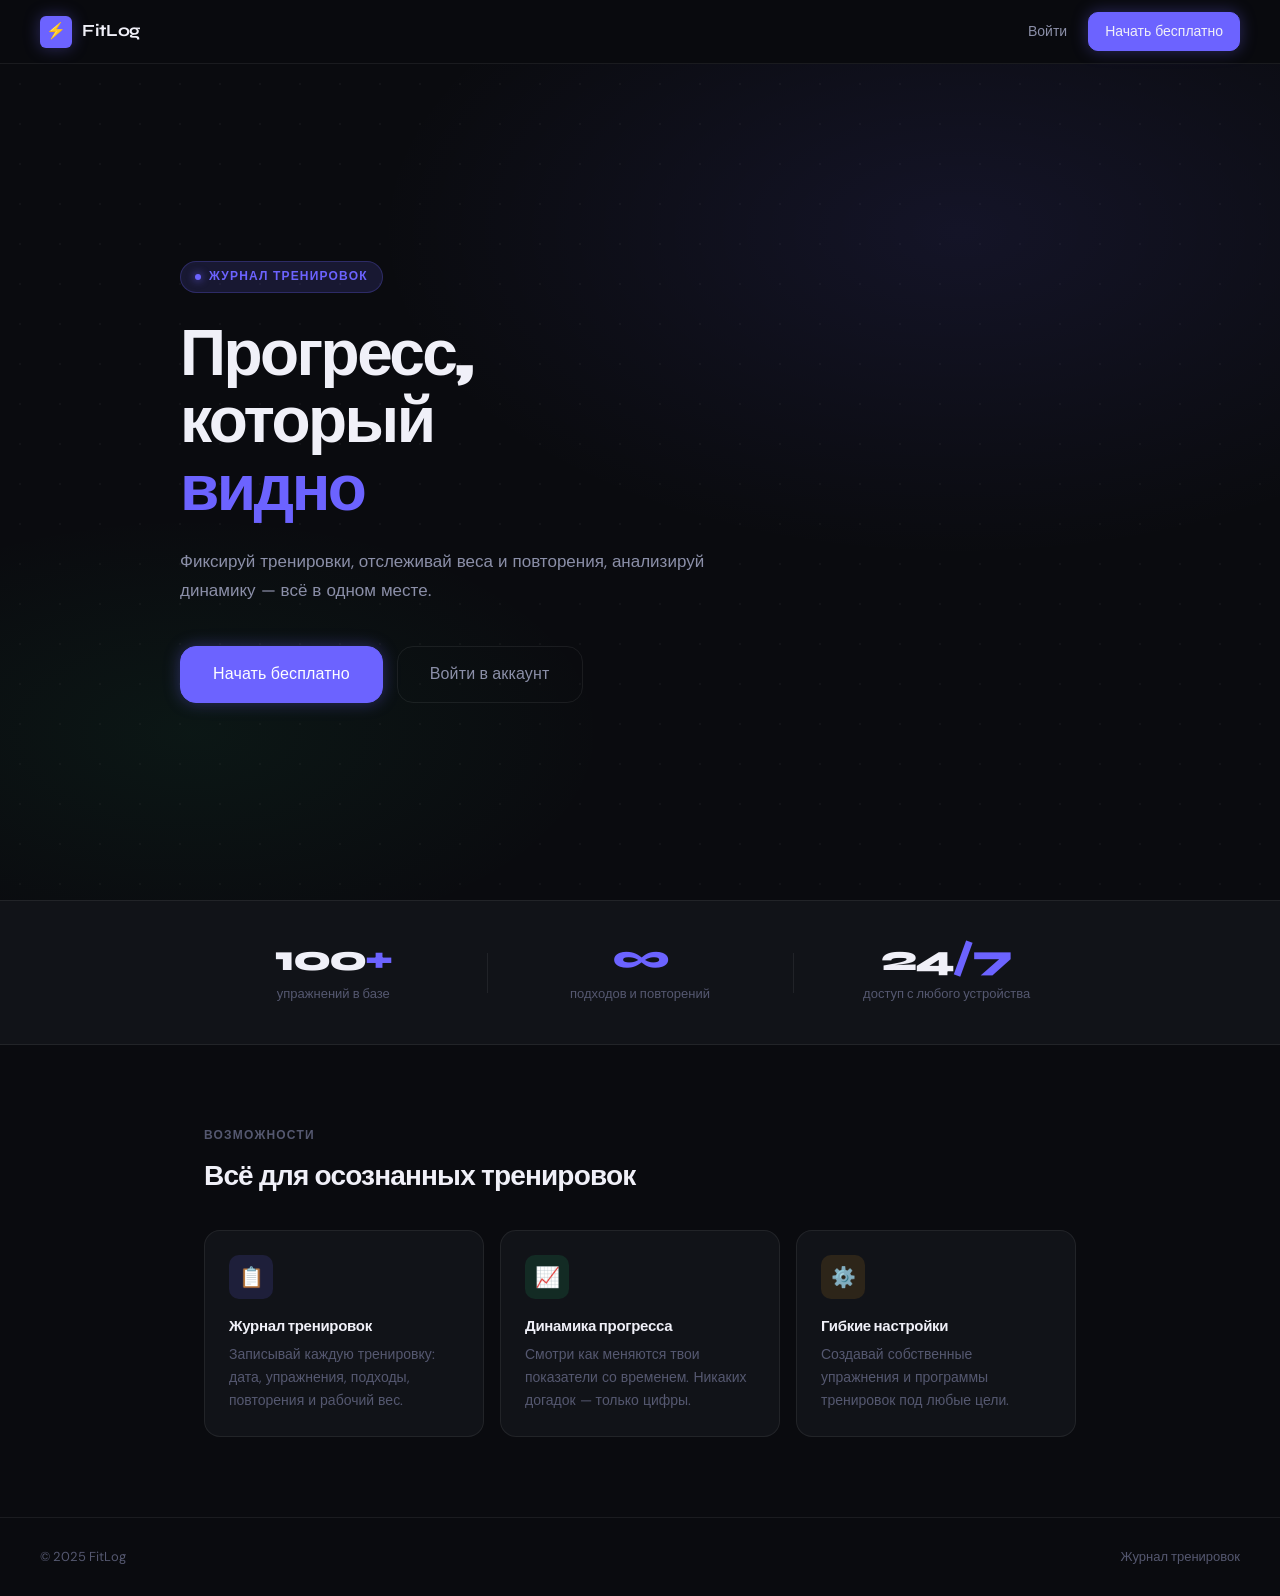
<file: static/index.html>
<!DOCTYPE html>
<html lang="ru">
<head>
<meta charset="UTF-8">
<meta name="viewport" content="width=device-width, initial-scale=1.0">
<title>FitLog — Журнал тренировок</title>
<link rel="stylesheet" href="/static/css/style.css">
<style>
  /* ── HERO ── */
  .hero {
    min-height: calc(100vh - 64px);
    display: flex;
    align-items: center;
    padding: 80px 24px;
    background:
      radial-gradient(ellipse 70% 60% at 75% 20%, rgba(108,99,255,0.1) 0%, transparent 65%),
      radial-gradient(ellipse 50% 40% at 15% 80%, rgba(34,212,122,0.06) 0%, transparent 65%);
    position: relative;
    overflow: hidden;
  }

  .hero::before {
    content: '';
    position: absolute;
    inset: 0;
    background-image:
      radial-gradient(circle, rgba(255,255,255,0.03) 1px, transparent 1px);
    background-size: 40px 40px;
    pointer-events: none;
  }

  .hero-inner {
    max-width: 920px;
    margin: 0 auto;
    width: 100%;
    position: relative;
    z-index: 1;
  }

  .hero-eyebrow {
    display: inline-flex;
    align-items: center;
    gap: 8px;
    font-size: 12px;
    font-weight: 600;
    letter-spacing: 0.1em;
    text-transform: uppercase;
    color: var(--accent);
    background: var(--accent-dim);
    border: 1px solid rgba(108,99,255,0.25);
    border-radius: 100px;
    padding: 5px 14px;
    margin-bottom: 28px;
  }

  .hero-eyebrow::before {
    content: '';
    width: 6px;
    height: 6px;
    background: var(--accent);
    border-radius: 50%;
    box-shadow: 0 0 8px var(--accent);
  }

  .hero h1 {
    font-size: clamp(36px, 7vw, 64px);
    font-weight: 800;
    letter-spacing: -0.04em;
    line-height: 1.05;
    margin-bottom: 24px;
  }

  .hero h1 .highlight {
    color: var(--accent);
    position: relative;
    display: inline-block;
  }

  .hero p {
    font-size: 17px;
    color: var(--text-secondary);
    max-width: 560px;
    line-height: 1.75;
    margin-bottom: 40px;
  }

  .hero-actions {
    display: flex;
    gap: 14px;
    flex-wrap: wrap;
    align-items: center;
  }

  /* ── FEATURES ── */
  .features {
    padding: 80px 24px;
    max-width: 920px;
    margin: 0 auto;
  }

  .section-label {
    font-size: 12px;
    font-weight: 600;
    letter-spacing: 0.1em;
    text-transform: uppercase;
    color: var(--text-muted);
    margin-bottom: 14px;
  }

  .features-grid {
    display: grid;
    grid-template-columns: repeat(auto-fit, minmax(260px, 1fr));
    gap: 16px;
    margin-top: 36px;
  }

  .feature-card {
    background: var(--bg-surface);
    border: 1px solid var(--border);
    border-radius: var(--radius-lg);
    padding: 24px;
    transition: border-color 0.2s, transform 0.2s, box-shadow 0.2s;
  }

  .feature-card:hover {
    border-color: var(--border-hover);
    transform: translateY(-3px);
    box-shadow: 0 12px 32px rgba(0,0,0,0.35);
  }

  .feature-icon {
    width: 44px;
    height: 44px;
    border-radius: var(--radius-md);
    display: flex;
    align-items: center;
    justify-content: center;
    font-size: 20px;
    margin-bottom: 18px;
  }

  .icon-purple { background: var(--accent-dim); }
  .icon-green  { background: var(--green-dim); }
  .icon-amber  { background: var(--amber-dim); }

  .feature-card h3 {
    font-size: 15px;
    font-weight: 600;
    margin-bottom: 8px;
    letter-spacing: -0.02em;
  }

  .feature-card p {
    font-size: 14px;
    color: var(--text-muted);
    line-height: 1.65;
  }

  /* ── STATS STRIP ── */
  .stats-strip {
    border-top: 1px solid var(--border);
    border-bottom: 1px solid var(--border);
    background: var(--bg-surface);
    padding: 40px 24px;
  }

  .stats-inner {
    max-width: 920px;
    margin: 0 auto;
    display: grid;
    grid-template-columns: repeat(3, 1fr);
    gap: 0;
  }

  .stats-inner .stat-item {
    text-align: center;
    padding: 0 32px;
    position: relative;
  }

  .stats-inner .stat-item + .stat-item::before {
    content: '';
    position: absolute;
    left: 0;
    top: 50%;
    transform: translateY(-50%);
    height: 40px;
    width: 1px;
    background: var(--border);
  }

  .stats-inner .stat-num {
    font-family: var(--font-display);
    font-size: 36px;
    font-weight: 800;
    letter-spacing: -0.05em;
    color: var(--text-primary);
    line-height: 1;
    margin-bottom: 6px;
  }

  .stats-inner .stat-num span {
    color: var(--accent);
  }

  .stats-inner .stat-desc {
    font-size: 13px;
    color: var(--text-muted);
  }

  /* ── FOOTER ── */
  .footer {
    border-top: 1px solid var(--border);
    padding: 28px 40px;
    display: flex;
    align-items: center;
    justify-content: space-between;
    font-size: 13px;
    color: var(--text-muted);
  }

  .footer a { color: var(--text-muted); text-decoration: none; }
  .footer a:hover { color: var(--text-secondary); }

  @media (max-width: 600px) {
    .stats-inner { grid-template-columns: 1fr; gap: 28px; }
    .stats-inner .stat-item + .stat-item::before { display: none; }
    .footer { flex-direction: column; gap: 8px; text-align: center; }
  }
</style>
</head>
<body>

<header class="header">
  <a href="/" class="header-logo">
    <div class="logo-icon">⚡</div>
    FitLog
  </a>
  <nav>
    <a href="/login">Войти</a>
    <a href="/register" class="btn-nav">Начать бесплатно</a>
  </nav>
</header>

<main>

  <!-- HERO -->
  <section class="hero">
    <div class="hero-inner">
      <div class="hero-eyebrow">Журнал тренировок</div>
      <h1>
        Прогресс,<br>
        который<br>
        <span class="highlight">видно</span>
      </h1>
      <p>
        Фиксируй тренировки, отслеживай веса и повторения,
        анализируй динамику — всё в одном месте.
      </p>
      <div class="hero-actions">
        <a class="btn btn-lg" href="/register">Начать бесплатно</a>
        <a class="btn btn-lg btn-secondary" href="/login">Войти в аккаунт</a>
      </div>
    </div>
  </section>

  <!-- STATS -->
  <div class="stats-strip">
    <div class="stats-inner">
      <div class="stat-item">
        <div class="stat-num">100<span>+</span></div>
        <div class="stat-desc">упражнений в базе</div>
      </div>
      <div class="stat-item">
        <div class="stat-num"><span>∞</span></div>
        <div class="stat-desc">подходов и повторений</div>
      </div>
      <div class="stat-item">
        <div class="stat-num">24<span>/7</span></div>
        <div class="stat-desc">доступ с любого устройства</div>
      </div>
    </div>
  </div>

  <!-- FEATURES -->
  <section class="features">
    <p class="section-label">Возможности</p>
    <h2>Всё для осознанных тренировок</h2>
    <div class="features-grid">

      <div class="feature-card">
        <div class="feature-icon icon-purple">📋</div>
        <h3>Журнал тренировок</h3>
        <p>Записывай каждую тренировку: дата, упражнения, подходы, повторения и рабочий вес.</p>
      </div>

      <div class="feature-card">
        <div class="feature-icon icon-green">📈</div>
        <h3>Динамика прогресса</h3>
        <p>Смотри как меняются твои показатели со временем. Никаких догадок — только цифры.</p>
      </div>

      <div class="feature-card">
        <div class="feature-icon icon-amber">⚙️</div>
        <h3>Гибкие настройки</h3>
        <p>Создавай собственные упражнения и программы тренировок под любые цели.</p>
      </div>

    </div>
  </section>

</main>

<footer class="footer">
  <span>© 2025 FitLog</span>
  <span>Журнал тренировок</span>
</footer>

</body>
</html>
</file>
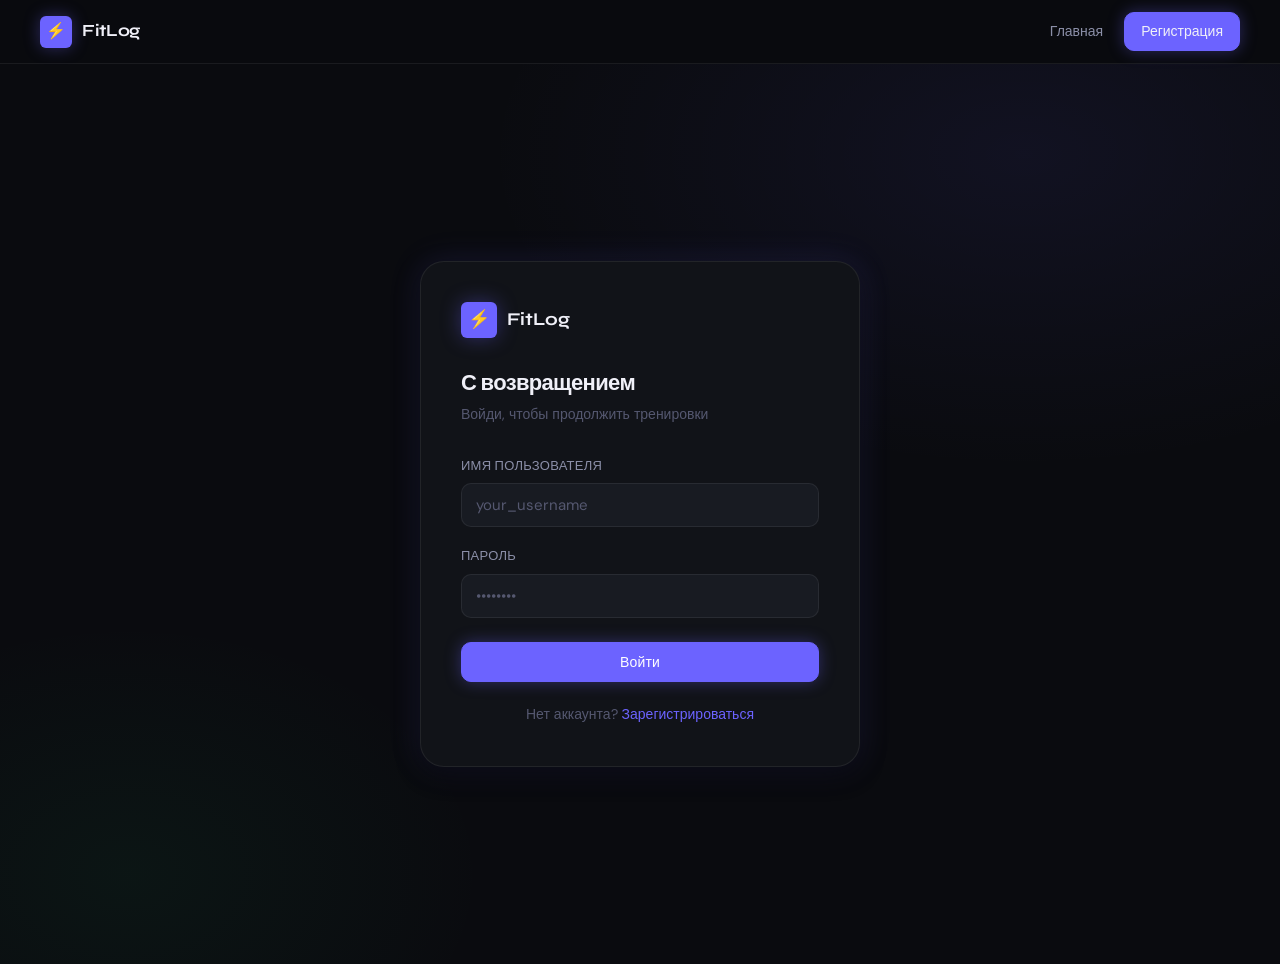
<file: static/login.html>
<!DOCTYPE html>
<html lang="ru">
<head>
<meta charset="UTF-8">
<meta name="viewport" content="width=device-width, initial-scale=1.0">
<title>Вход — FitLog</title>
<link rel="stylesheet" href="/static/css/style.css">
</head>
<body>

<header class="header">
  <a href="/" class="header-logo">
    <div class="logo-icon">⚡</div>
    FitLog
  </a>
  <nav>
    <a href="/">Главная</a>
    <a href="/register" class="btn-nav">Регистрация</a>
  </nav>
</header>

<div class="auth-wrapper">
  <div class="auth-box">

    <div class="auth-logo">
      <div class="logo-icon">⚡</div>
      FitLog
    </div>

    <h2>С возвращением</h2>
    <p class="subtitle">Войди, чтобы продолжить тренировки</p>

    <div id="message"></div>

    <form id="loginForm" class="form">
      <div class="form-group">
        <label class="form-label" for="username">Имя пользователя</label>
        <input type="text" id="username" name="username" placeholder="your_username" required autocomplete="username">
      </div>
      <div class="form-group">
        <label class="form-label" for="password">Пароль</label>
        <input type="password" id="password" name="password" placeholder="••••••••" required autocomplete="current-password">
      </div>
      <button type="submit" class="btn btn-full" style="margin-top: 6px;">Войти</button>
    </form>

    <p class="auth-footer">
      Нет аккаунта? <a href="/register">Зарегистрироваться</a>
    </p>

  </div>
</div>

<script src="/static/js/auth.js"></script>
</body>
</html>
</file>
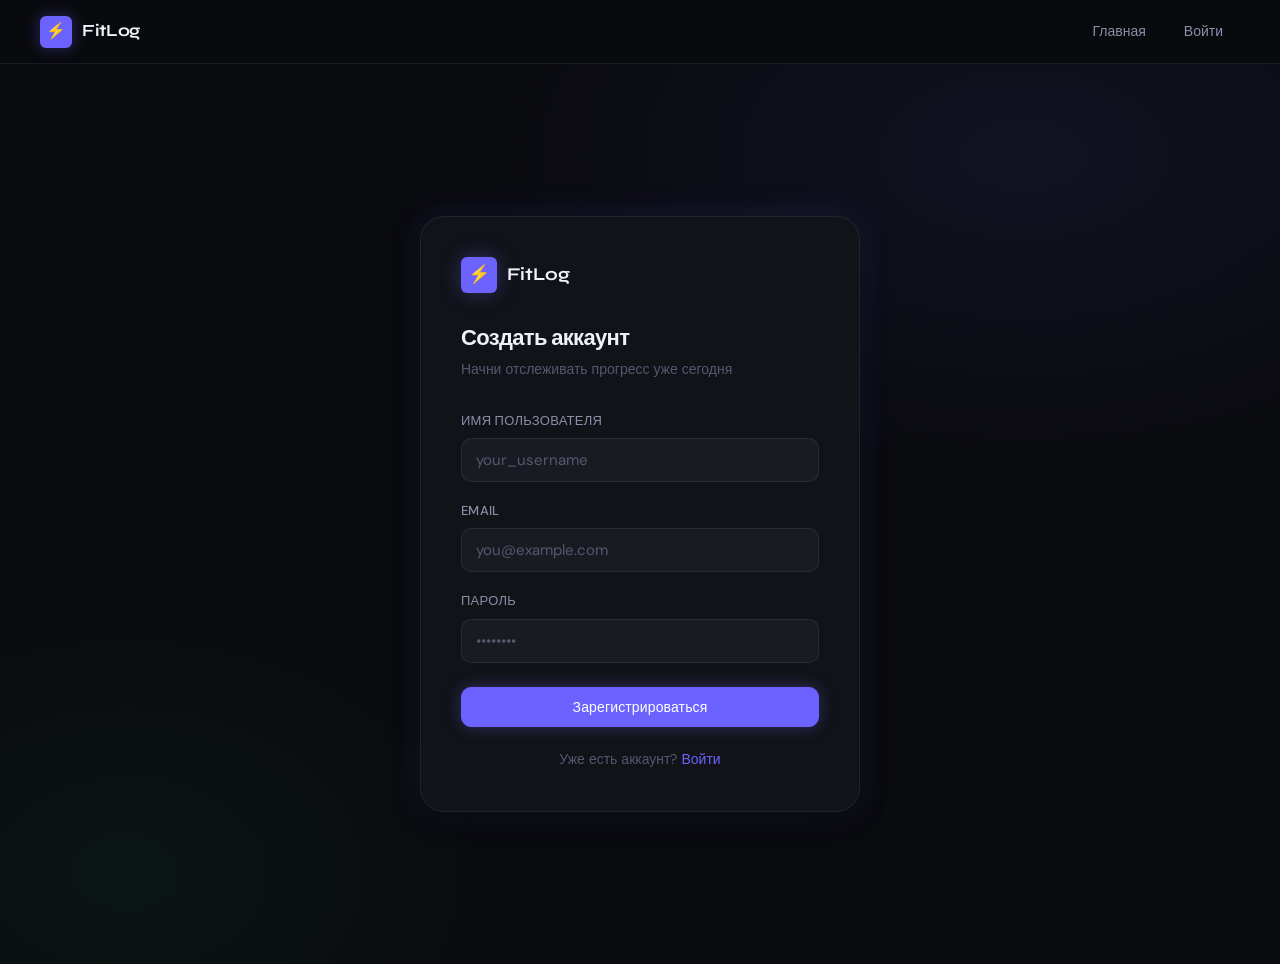
<file: static/register.html>
<!DOCTYPE html>
<html lang="ru">
<head>
<meta charset="UTF-8">
<meta name="viewport" content="width=device-width, initial-scale=1.0">
<title>Регистрация — FitLog</title>
<link rel="stylesheet" href="/static/css/style.css">
</head>
<body>

<header class="header">
  <a href="/" class="header-logo">
    <div class="logo-icon">⚡</div>
    FitLog
  </a>
  <nav>
    <a href="/">Главная</a>
    <a href="/login">Войти</a>
  </nav>
</header>

<div class="auth-wrapper">
  <div class="auth-box">

    <div class="auth-logo">
      <div class="logo-icon">⚡</div>
      FitLog
    </div>

    <h2>Создать аккаунт</h2>
    <p class="subtitle">Начни отслеживать прогресс уже сегодня</p>

    <div id="message"></div>

    <form id="registerForm" class="form">
      <div class="form-group">
        <label class="form-label" for="username">Имя пользователя</label>
        <input type="text" id="username" name="username" placeholder="your_username" required autocomplete="username">
      </div>
      <div class="form-group">
        <label class="form-label" for="email">Email</label>
        <input type="email" id="email" name="email" placeholder="you@example.com" required autocomplete="email">
      </div>
      <div class="form-group">
        <label class="form-label" for="password">Пароль</label>
        <input type="password" id="password" name="password" placeholder="••••••••" required autocomplete="new-password">
      </div>
      <button type="submit" class="btn btn-full" style="margin-top: 6px;">Зарегистрироваться</button>
    </form>

    <p class="auth-footer">
      Уже есть аккаунт? <a href="/login">Войти</a>
    </p>

  </div>
</div>

<script src="/static/js/auth.js"></script>
</body>
</html>
</file>
<file: static/css/style.css>
@import url('https://fonts.googleapis.com/css2?family=Syne:wght@400;600;700;800&family=DM+Sans:ital,opsz,wght@0,9..40,300;0,9..40,400;0,9..40,500;1,9..40,300&display=swap');

*, *::before, *::after {
  box-sizing: border-box;
  margin: 0;
  padding: 0;
}

:root {
  --bg-base:       #0a0b0f;
  --bg-surface:    #111318;
  --bg-raised:     #181b22;
  --bg-overlay:    #1f2330;
  --border:        rgba(255,255,255,0.07);
  --border-hover:  rgba(255,255,255,0.14);
  --accent:        #6c63ff;
  --accent-dim:    rgba(108,99,255,0.15);
  --accent-glow:   rgba(108,99,255,0.35);
  --green:         #22d47a;
  --green-dim:     rgba(34,212,122,0.12);
  --red:           #ff5c5c;
  --red-dim:       rgba(255,92,92,0.12);
  --amber:         #f5a623;
  --amber-dim:     rgba(245,166,35,0.12);
  --text-primary:  #f0f0f8;
  --text-secondary:#8b8fa8;
  --text-muted:    #555870;
  --radius-sm:     6px;
  --radius-md:     10px;
  --radius-lg:     16px;
  --radius-xl:     24px;
  --font-display:  'Syne', sans-serif;
  --font-body:     'DM Sans', sans-serif;
  --shadow-sm:     0 2px 8px rgba(0,0,0,0.3);
  --shadow-md:     0 8px 24px rgba(0,0,0,0.4);
  --shadow-glow:   0 0 32px rgba(108,99,255,0.15);
  --transition:    0.2s cubic-bezier(0.4,0,0.2,1);
}

html { scroll-behavior: smooth; }

body {
  font-family: var(--font-body);
  background: var(--bg-base);
  color: var(--text-primary);
  font-size: 15px;
  line-height: 1.65;
  min-height: 100vh;
}


/* ── HEADER ─────────────────────────────────────── */
.header {
  position: sticky;
  top: 0;
  z-index: 100;
  display: flex;
  justify-content: space-between;
  align-items: center;
  padding: 0 40px;
  height: 64px;
  background: rgba(10,11,15,0.85);
  backdrop-filter: blur(16px);
  -webkit-backdrop-filter: blur(16px);
  border-bottom: 1px solid var(--border);
}

.header-logo {
  display: flex;
  align-items: center;
  gap: 10px;
  font-family: var(--font-display);
  font-weight: 700;
  font-size: 17px;
  letter-spacing: -0.02em;
  color: var(--text-primary);
  text-decoration: none;
}

.header-logo .logo-icon {
  width: 32px;
  height: 32px;
  background: var(--accent);
  border-radius: var(--radius-sm);
  display: flex;
  align-items: center;
  justify-content: center;
  font-size: 16px;
  box-shadow: 0 0 16px var(--accent-glow);
}

.header nav {
  display: flex;
  align-items: center;
  gap: 4px;
}

.header nav a {
  color: var(--text-secondary);
  text-decoration: none;
  font-size: 14px;
  font-weight: 400;
  padding: 7px 16px;
  border-radius: var(--radius-md);
  border: 1px solid transparent;
  transition: color var(--transition), background var(--transition), border-color var(--transition);
}

.header nav a:hover {
  color: var(--text-primary);
  background: var(--bg-raised);
  border-color: var(--border);
}

.header nav a.btn-nav {
  color: var(--text-primary);
  background: var(--accent);
  border-color: var(--accent);
  font-weight: 500;
  box-shadow: 0 0 16px var(--accent-glow);
}

.header nav a.btn-nav:hover {
  background: #7c74ff;
  border-color: #7c74ff;
  box-shadow: 0 0 24px var(--accent-glow);
}


/* ── CONTAINER ───────────────────────────────────── */
.container {
  max-width: 920px;
  margin: 48px auto;
  padding: 0 24px;
}

.container.narrow {
  max-width: 520px;
}


/* ── TYPOGRAPHY ──────────────────────────────────── */
h1, h2, h3, h4 {
  font-family: var(--font-display);
  font-weight: 700;
  letter-spacing: -0.03em;
  line-height: 1.2;
  color: var(--text-primary);
}

h1 { font-size: clamp(28px, 5vw, 46px); }
h2 { font-size: clamp(22px, 3vw, 28px); }
h3 { font-size: 18px; }
h4 { font-size: 15px; font-weight: 600; }

p { color: var(--text-secondary); line-height: 1.75; }


/* ── PAGE TITLE BLOCK ────────────────────────────── */
.page-title {
  margin-bottom: 36px;
}

.page-title h1 {
  margin-bottom: 8px;
}

.page-title p {
  font-size: 16px;
  color: var(--text-secondary);
}


/* ── CARDS ───────────────────────────────────────── */
.card {
  background: var(--bg-surface);
  border: 1px solid var(--border);
  border-radius: var(--radius-lg);
  padding: 24px;
  transition: border-color var(--transition), box-shadow var(--transition);
}

.card:hover {
  border-color: var(--border-hover);
  box-shadow: var(--shadow-md);
}

.card + .card {
  margin-top: 16px;
}

.card-header {
  display: flex;
  align-items: center;
  justify-content: space-between;
  margin-bottom: 16px;
}

.card-title {
  font-family: var(--font-display);
  font-weight: 600;
  font-size: 16px;
  letter-spacing: -0.02em;
}


/* ── FORMS ───────────────────────────────────────── */
.form {
  display: flex;
  flex-direction: column;
  gap: 18px;
}

.form-group {
  display: flex;
  flex-direction: column;
  gap: 7px;
}

.form-label {
  font-size: 13px;
  font-weight: 500;
  color: var(--text-secondary);
  letter-spacing: 0.02em;
  text-transform: uppercase;
}

input, textarea, select {
  font-family: var(--font-body);
  font-size: 15px;
  color: var(--text-primary);
  background: var(--bg-raised);
  border: 1px solid var(--border);
  border-radius: var(--radius-md);
  padding: 11px 14px;
  width: 100%;
  outline: none;
  transition: border-color var(--transition), box-shadow var(--transition), background var(--transition);
  appearance: none;
  -webkit-appearance: none;
}

input:hover, textarea:hover, select:hover {
  border-color: var(--border-hover);
  background: var(--bg-overlay);
}

input:focus, textarea:focus, select:focus {
  border-color: var(--accent);
  box-shadow: 0 0 0 3px var(--accent-dim);
  background: var(--bg-overlay);
}

input::placeholder, textarea::placeholder {
  color: var(--text-muted);
}

textarea {
  resize: vertical;
  min-height: 100px;
}

select option {
  background: var(--bg-raised);
  color: var(--text-primary);
}

/* number inputs - hide arrows */
input[type="number"]::-webkit-outer-spin-button,
input[type="number"]::-webkit-inner-spin-button {
  -webkit-appearance: none;
}
input[type="number"] { -moz-appearance: textfield; }


/* ── BUTTONS ─────────────────────────────────────── */
button, .btn {
  font-family: var(--font-body);
  font-size: 14px;
  font-weight: 500;
  padding: 10px 22px;
  border-radius: var(--radius-md);
  border: 1px solid transparent;
  cursor: pointer;
  text-decoration: none;
  display: inline-flex;
  align-items: center;
  justify-content: center;
  gap: 8px;
  transition: all var(--transition);
  white-space: nowrap;
  letter-spacing: 0.01em;
}

/* Primary */
button, .btn, .btn-primary {
  background: var(--accent);
  color: #fff;
  border-color: var(--accent);
  box-shadow: 0 0 16px var(--accent-glow);
}

button:hover, .btn:hover, .btn-primary:hover {
  background: #7c74ff;
  border-color: #7c74ff;
  box-shadow: 0 0 28px var(--accent-glow);
  transform: translateY(-1px);
}

button:active, .btn:active {
  transform: translateY(0);
  box-shadow: none;
}

/* Secondary */
.btn-secondary {
  background: transparent;
  color: var(--text-secondary);
  border-color: var(--border);
  box-shadow: none;
}

.btn-secondary:hover {
  background: var(--bg-raised);
  color: var(--text-primary);
  border-color: var(--border-hover);
  box-shadow: none;
  transform: translateY(-1px);
}

/* Danger */
.btn-danger {
  background: var(--red-dim);
  color: var(--red);
  border-color: rgba(255,92,92,0.25);
  box-shadow: none;
}

.btn-danger:hover {
  background: var(--red);
  color: #fff;
  border-color: var(--red);
  box-shadow: 0 0 16px rgba(255,92,92,0.3);
}

/* Success */
.btn-success {
  background: var(--green-dim);
  color: var(--green);
  border-color: rgba(34,212,122,0.25);
  box-shadow: none;
}

.btn-success:hover {
  background: var(--green);
  color: #0a0b0f;
  border-color: var(--green);
  box-shadow: 0 0 16px rgba(34,212,122,0.3);
}

/* Full-width */
.btn-full { width: 100%; }

/* Sizes */
.btn-sm { font-size: 13px; padding: 7px 14px; }
.btn-lg { font-size: 16px; padding: 14px 32px; border-radius: var(--radius-lg); }


/* ── ACTIONS ROW ─────────────────────────────────── */
.actions {
  display: flex;
  align-items: center;
  gap: 12px;
  flex-wrap: wrap;
  margin-top: 24px;
}


/* ── ALERTS ──────────────────────────────────────── */
.error, .alert-error {
  display: flex;
  align-items: center;
  gap: 10px;
  background: var(--red-dim);
  color: var(--red);
  border: 1px solid rgba(255,92,92,0.2);
  border-radius: var(--radius-md);
  padding: 12px 16px;
  font-size: 14px;
  font-weight: 500;
}

.success, .alert-success {
  display: flex;
  align-items: center;
  gap: 10px;
  background: var(--green-dim);
  color: var(--green);
  border: 1px solid rgba(34,212,122,0.2);
  border-radius: var(--radius-md);
  padding: 12px 16px;
  font-size: 14px;
  font-weight: 500;
}

.alert-info {
  display: flex;
  align-items: center;
  gap: 10px;
  background: var(--accent-dim);
  color: var(--accent);
  border: 1px solid rgba(108,99,255,0.2);
  border-radius: var(--radius-md);
  padding: 12px 16px;
  font-size: 14px;
  font-weight: 500;
}


/* ── BADGE / TAG ─────────────────────────────────── */
.badge {
  display: inline-flex;
  align-items: center;
  font-size: 11px;
  font-weight: 600;
  letter-spacing: 0.06em;
  text-transform: uppercase;
  padding: 3px 10px;
  border-radius: 100px;
  border: 1px solid;
}

.badge-accent  { background: var(--accent-dim);  color: var(--accent);  border-color: rgba(108,99,255,0.3); }
.badge-green   { background: var(--green-dim);   color: var(--green);   border-color: rgba(34,212,122,0.3); }
.badge-red     { background: var(--red-dim);     color: var(--red);     border-color: rgba(255,92,92,0.3); }
.badge-amber   { background: var(--amber-dim);   color: var(--amber);   border-color: rgba(245,166,35,0.3); }
.badge-muted   { background: var(--bg-raised);   color: var(--text-secondary); border-color: var(--border); }


/* ── STAT TILES ──────────────────────────────────── */
.stat-grid {
  display: grid;
  grid-template-columns: repeat(auto-fit, minmax(150px, 1fr));
  gap: 16px;
  margin-bottom: 32px;
}

.stat-tile {
  background: var(--bg-surface);
  border: 1px solid var(--border);
  border-radius: var(--radius-lg);
  padding: 20px;
  transition: border-color var(--transition);
}

.stat-tile:hover { border-color: var(--border-hover); }

.stat-label {
  font-size: 12px;
  font-weight: 500;
  letter-spacing: 0.06em;
  text-transform: uppercase;
  color: var(--text-muted);
  margin-bottom: 8px;
}

.stat-value {
  font-family: var(--font-display);
  font-size: 28px;
  font-weight: 700;
  letter-spacing: -0.04em;
  color: var(--text-primary);
  line-height: 1;
}

.stat-sub {
  font-size: 12px;
  color: var(--text-muted);
  margin-top: 4px;
}

.stat-accent .stat-value { color: var(--accent); }
.stat-green  .stat-value { color: var(--green); }
.stat-amber  .stat-value { color: var(--amber); }


/* ── TABLE ───────────────────────────────────────── */
.table-wrap {
  overflow-x: auto;
  border-radius: var(--radius-lg);
  border: 1px solid var(--border);
}

.data-table {
  width: 100%;
  border-collapse: collapse;
  font-size: 14px;
}

.data-table thead {
  background: var(--bg-raised);
}

.data-table th {
  padding: 12px 16px;
  text-align: left;
  font-size: 11px;
  font-weight: 600;
  letter-spacing: 0.07em;
  text-transform: uppercase;
  color: var(--text-muted);
  border-bottom: 1px solid var(--border);
  white-space: nowrap;
}

.data-table td {
  padding: 13px 16px;
  color: var(--text-secondary);
  border-bottom: 1px solid var(--border);
  vertical-align: middle;
}

.data-table tr:last-child td { border-bottom: none; }

.data-table tbody tr {
  transition: background var(--transition);
}

.data-table tbody tr:hover {
  background: var(--bg-raised);
}


/* ── DIVIDER ─────────────────────────────────────── */
.divider {
  height: 1px;
  background: var(--border);
  margin: 28px 0;
}

.divider-text {
  display: flex;
  align-items: center;
  gap: 16px;
  color: var(--text-muted);
  font-size: 13px;
  margin: 28px 0;
}

.divider-text::before,
.divider-text::after {
  content: '';
  flex: 1;
  height: 1px;
  background: var(--border);
}


/* ── AUTH LAYOUT ─────────────────────────────────── */
.auth-wrapper {
  min-height: 100vh;
  display: flex;
  align-items: center;
  justify-content: center;
  padding: 32px 16px;
  background:
    radial-gradient(ellipse 60% 50% at 80% 10%, rgba(108,99,255,0.08) 0%, transparent 70%),
    radial-gradient(ellipse 40% 40% at 10% 90%, rgba(34,212,122,0.05) 0%, transparent 70%),
    var(--bg-base);
}

.auth-box {
  width: 100%;
  max-width: 440px;
  background: var(--bg-surface);
  border: 1px solid var(--border);
  border-radius: var(--radius-xl);
  padding: 40px;
  box-shadow: var(--shadow-md), var(--shadow-glow);
}

.auth-logo {
  display: flex;
  align-items: center;
  gap: 10px;
  font-family: var(--font-display);
  font-weight: 700;
  font-size: 18px;
  margin-bottom: 32px;
  color: var(--text-primary);
}

.auth-logo .logo-icon {
  width: 36px;
  height: 36px;
  background: var(--accent);
  border-radius: var(--radius-sm);
  display: flex;
  align-items: center;
  justify-content: center;
  font-size: 18px;
  box-shadow: 0 0 20px var(--accent-glow);
}

.auth-box h2 {
  font-size: 22px;
  margin-bottom: 6px;
}

.auth-box .subtitle {
  color: var(--text-muted);
  font-size: 14px;
  margin-bottom: 28px;
}

.auth-footer {
  margin-top: 20px;
  text-align: center;
  font-size: 14px;
  color: var(--text-muted);
}

.auth-footer a {
  color: var(--accent);
  text-decoration: none;
  font-weight: 500;
}

.auth-footer a:hover { text-decoration: underline; }


/* ── EMPTY STATE ─────────────────────────────────── */
.empty-state {
  text-align: center;
  padding: 64px 24px;
  color: var(--text-muted);
}

.empty-state .empty-icon {
  font-size: 40px;
  margin-bottom: 16px;
  opacity: 0.4;
}

.empty-state h3 {
  font-size: 18px;
  color: var(--text-secondary);
  margin-bottom: 8px;
}

.empty-state p {
  font-size: 14px;
  color: var(--text-muted);
  margin-bottom: 24px;
}


/* ── SCROLLBAR ───────────────────────────────────── */
::-webkit-scrollbar { width: 6px; height: 6px; }
::-webkit-scrollbar-track { background: transparent; }
::-webkit-scrollbar-thumb { background: var(--bg-overlay); border-radius: 100px; }
::-webkit-scrollbar-thumb:hover { background: var(--border-hover); }


/* ── SELECTION ───────────────────────────────────── */
::selection { background: var(--accent-dim); color: var(--text-primary); }


/* ── RESPONSIVE ──────────────────────────────────── */
@media (max-width: 768px) {
  .header { padding: 0 20px; }
  .container { margin: 28px auto; padding: 0 16px; }
  .auth-box { padding: 28px 24px; }
  .stat-grid { grid-template-columns: repeat(2, 1fr); }
  .actions { flex-direction: column; }
  .actions .btn { width: 100%; }
}
</file>
